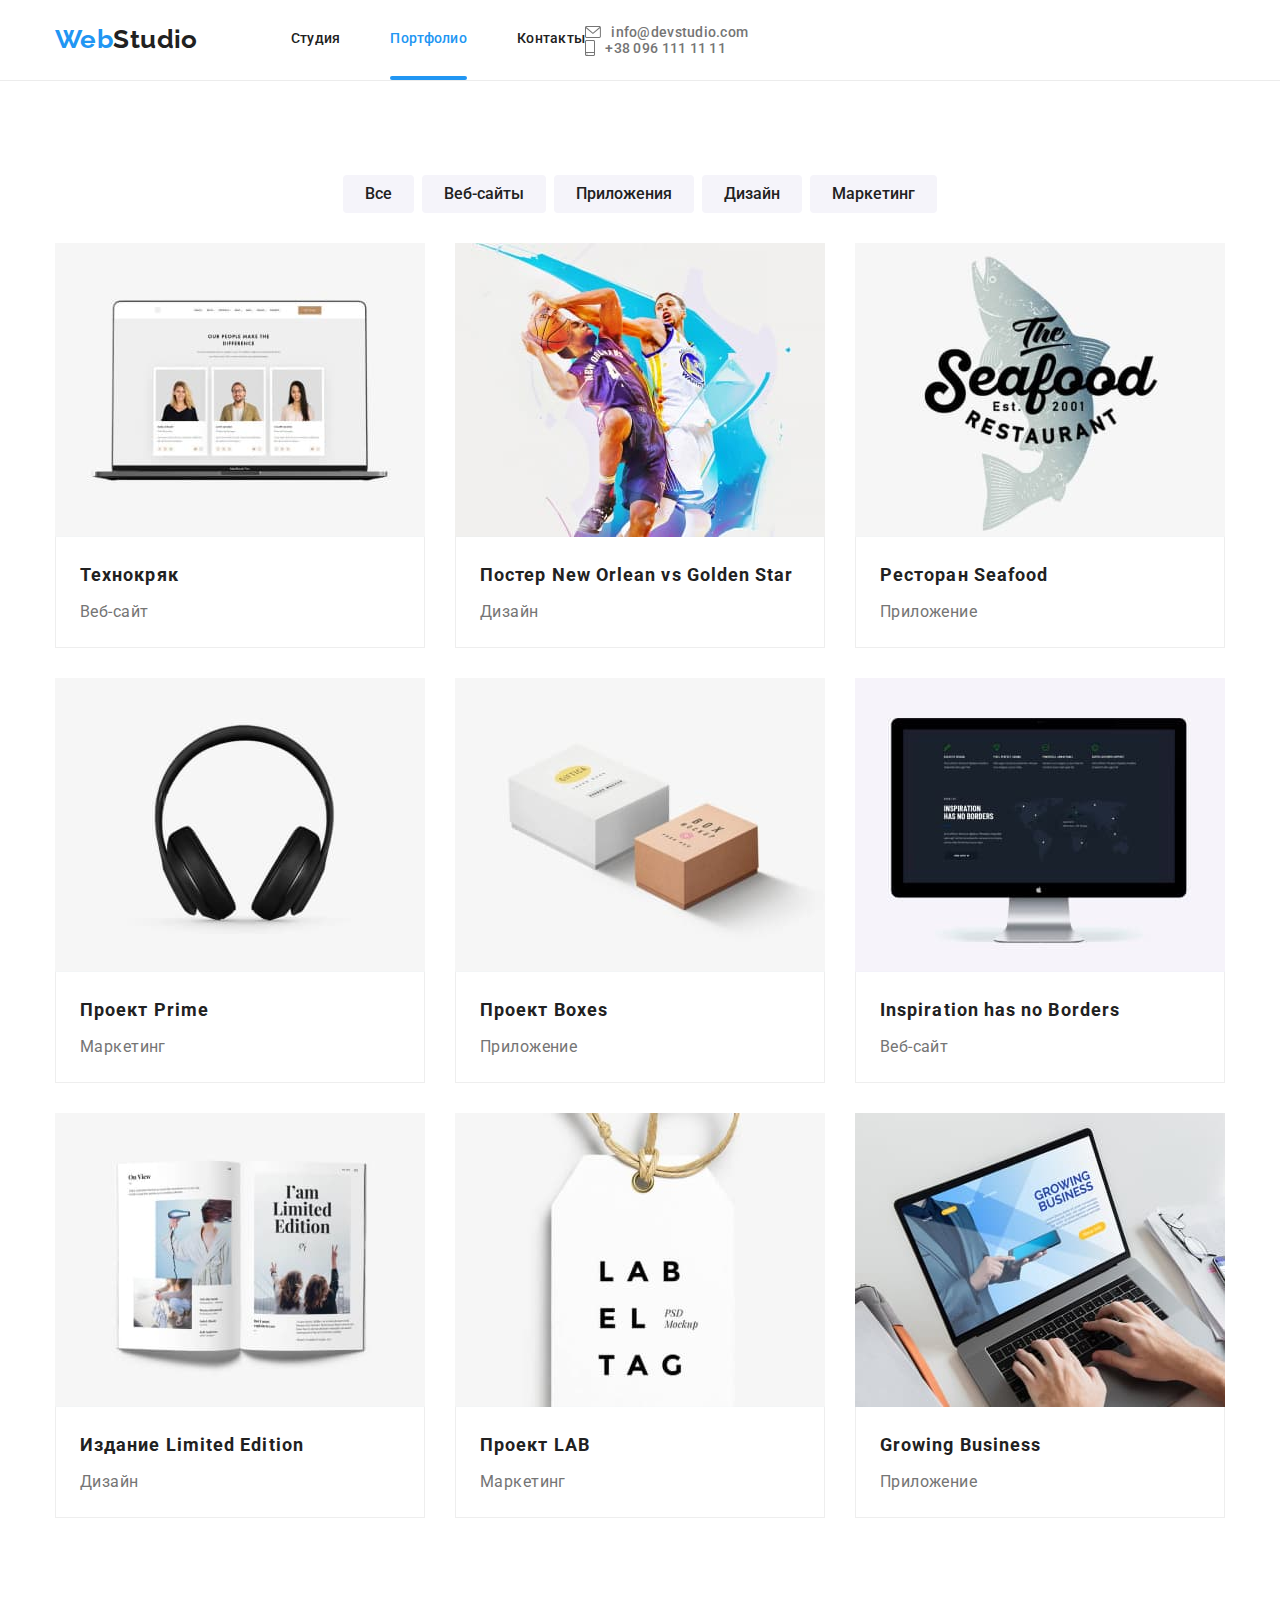
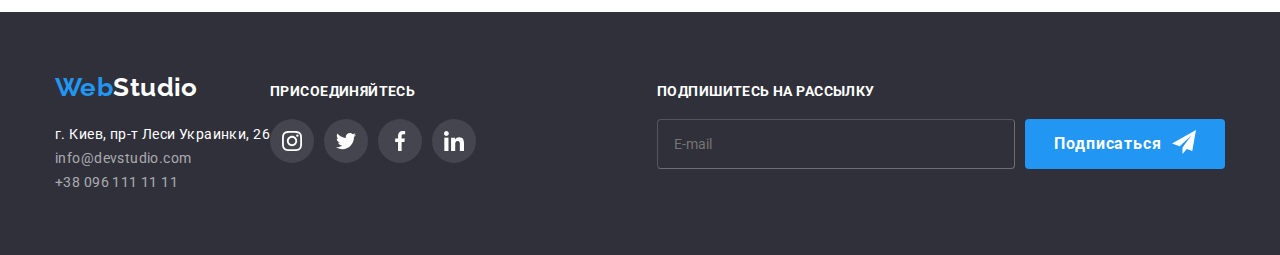
<file: portfolio.html>
<!DOCTYPE html>
<html lang="ru">
<head>
    <meta charset="UTF-8">
    <meta http-equiv="X-UA-Compatible" content="IE=edge">
    <meta name="viewport" content="width=device-width, initial-scale=1.0">
    <title>portfolio</title>
    <link href="https://fonts.googleapis.com/css2?family=Raleway:wght@700&family=Roboto:wght@400;500;700;900&display=swap"
        rel="stylesheet">
    <link rel="stylesheet" href="./css/main.min.css">
</head>
<body>
    <!--шапка-->
    <header class="header">
        <div class="container header__nav">
            <a href="./index.html" class="header__logo">Web<span class="header__logo--second-color">Studio</span></a>
            <button type="button" class="menu__button is-open" aria-expanded="false" aria-controls="menu-container"
                data-menu-button>
                <svg class="header__menu-icon" width="40" height="40" aria-label="Переключатель мобильного меню">
                    <use class="icon-cross__header" href="./image/symbol-defs.svg#icon-cross"></use>
                    <use class="icon-menu" href="./image/symbol-defs.svg#icon-menu"></use>
                </svg>
            </button>
    
            <div class="menu__container" data-menu>
                <nav class="">
    
                    <ul class="nav">
                        <li>
                            <a href="./index.html" class="nav__link">Студия</a>
                        </li>
                        <li>
                            <a href="./portfolio.html" class="nav__link nav__link--current">Портфолио</a>
                        </li>
                        <li>
                            <a href="" class="nav__link">Контакты</a>
                        </li>
                    </ul>
                </nav>
                <div class="header__contacts">
                    <ul class="contacts--position">
                        <li>
    
                            <a href="mailto:info@devstudio.com" class="header__contact header__contact--mail"><svg
                                    class="header__mail-icon">
                                    <use class="" href="./image/symbol-defs.svg#icon-letter">
                                    </use>
                                </svg>info@devstudio.com</a>
                        </li>
                        <li class="header__contacts--margin">
                            <a href="tel:+380961111111" class="header__contact header__contact--phone  "><svg
                                    class="header__phone-icon">
                                    <use href="./image/symbol-defs.svg#icon-smartphone">
                                    </use>
                                </svg>+38 096 111 11 11</a>
                        </li>
                    </ul>
                    <ul class="nav__social">
                        <li><a href="https://www.instagram.com" class="header__social">Instagram</a> </li>
                        <li class="nav__social--line">|</li>
                        <li><a href="https://www.twitter.com" class="header__social">Twitter</a> </li>
                        <li class="nav__social--line">|</li>
                        <li><a href="https://www.facebook.com" class="header__social">Facebook</a> </li>
                        <li class="nav__social--line">|</li>
                        <li><a href="https://www.linkedin.com" class="header__social">Linkedin</a> </li>
    
                    </ul>
                </div>
            </div>
        </div>
    </header>
   <!-- main -->
    <main>
        

       <!-- filters -->
<section class="section">
<div class="container">    
    <h1 class="visualy-hidden">Фильтр</h1>
    <ul class="filter__buttons--position">
        <li>
<button type="button" class="filter__button">Все</button>
        </li>
        <li>
<button type="button" class="filter__button">Веб-сайты</button>
        </li>
        <li>
<button type="button" class="filter__button">Приложения</button>
        </li>
        <li>
<button type="button" class="filter__button">Дизайн</button>
        </li>
        <li>
<button type="button" class="filter__button">Маркетинг</button>
        </li>        
    </ul>
   
 
   <!-- projects -->

      <ul class="projects">
          <li class="projects__item">
<a class="projects__link" href="">
    <div class="projects__image">
    <picture>
        <source srcset="./image/portolio480_1.jpg 1x, ./image/portolio480_1@2x.jpg 2x" media="(max-width:767px)">
        <source srcset="./image/portolio768_1.jpg 1x, ./image/portolio768_1@2x.jpg 2x" media="(min-width:768px) and (max-width:1199px)">
        <source srcset="./image/portolio1200_1.jpg 1x, ./image/portolio1200_1@2x.jpg 2x" media="(min-width:1200px)">
        <img srcset="./image/portolio480_1.jpg 480w, ./image/portolio480_1@2x.jpg 960w" src="./image/portolio480_1.jpg"
            alt="Технокряк">
    </picture>
<p class="projects__text">Ресурс предлагает комплексные предложения с разным уровнем функционала и сервисов. Все это позволит посетителю получить
исчерпывающие сведения о компании или частном лице.</p>
</div>
    <div class="projects__card">
 <h2 class="projects__heading">Технокряк</h2>
<p class="projects__type">Веб-сайт</p>   
</div></a>
</li>

<li class="projects__item">
<a class="projects__link" href="">
    <div class="projects__image">
    <picture>
        <source srcset="./image/portolio480_2.jpg 1x, ./image/portolio480_2@2x.jpg 2x" media="(max-width:767px)">
        <source srcset="./image/portolio768_2.jpg 1x, ./image/portolio768_2@2x.jpg 2x" media="(min-width:768px) and (max-width:1199px)">
        <source srcset="./image/portolio1200_2.jpg 1x, ./image/portolio1200_2@2x.jpg 2x" media="(min-width:1200px)">
        <img srcset="./image/portolio480_2.jpg 480w, ./image/portolio480_2@2x.jpg 960w" src="./image/portolio480_2.jpg"
            alt="Постер New Orlean vs Golden Star">
    </picture>
        <p class="projects__text">Ресурс предлагает комплексные предложения с разным уровнем функционала и сервисов.
            Все это позволит посетителю получить
            исчерпывающие сведения о компании или частном лице.</p>
    </div>
<div class="projects__card">
    <h2 class="projects__heading">Постер New Orlean vs Golden Star</h2>
    <p class="projects__type">Дизайн</p>
</div></a>

          </li>         
           <li class="projects__item">
<a class="projects__link" href="">
    <div class="projects__image">
        <picture>
            <source srcset="./image/portolio480_3.jpg 1x, ./image/portolio480_3@2x.jpg 2x" media="(max-width:767px)">
            <source srcset="./image/portolio768_3.jpg 1x, ./image/portolio768_3@2x.jpg 2x"
                media="(min-width:768px) and (max-width:1199px)">
            <source srcset="./image/portolio1200_3.jpg 1x, ./image/portolio1200_3@2x.jpg 2x" media="(min-width:1200px)">
            <img srcset="./image/portolio480_3.jpg 480w, ./image/portolio480_3@2x.jpg 960w" src="./image/portolio480_3.jpg"
                alt="Ресторан Seafood">
        </picture>
        <p class="projects__text">Ресурс предлагает комплексные предложения с разным уровнем функционала и сервисов.
            Все это позволит посетителю получить
            исчерпывающие сведения о компании или частном лице.</p>
    </div><div class="projects__card">
    <h2 class="projects__heading">Ресторан Seafood</h2>
    <p class="projects__type">Приложение</p>
</div></a>

          </li>
          <li class="projects__item">
<a class="projects__link" href="">
    <div class="projects__image">
        <picture>
            <source srcset="./image/portolio480_4.jpg 1x, ./image/portolio480_4@2x.jpg 2x" media="(max-width:767px)">
            <source srcset="./image/portolio768_4.jpg 1x, ./image/portolio768_4@2x.jpg 2x"
                media="(min-width:768px) and (max-width:1199px)">
            <source srcset="./image/portolio1200_4.jpg 1x, ./image/portolio1200_4@2x.jpg 2x" media="(min-width:1200px)">
            <img srcset="./image/portolio480_4.jpg 480w, ./image/portolio480_4@2x.jpg 960w" src="./image/portolio480_4.jpg"
                alt="Проект Prime">
        </picture>
        <p class="projects__text">Ресурс предлагает комплексные предложения с разным уровнем функционала и сервисов.
            Все это позволит посетителю получить
            исчерпывающие сведения о компании или частном лице.</p>
    </div><div class="projects__card">
    <h2 class="projects__heading">Проект Prime</h2>
    <p class="projects__type">Маркетинг</p>
</div></a>

          </li>
          <li class="projects__item">
<a class="projects__link" href="">
    <div class="projects__image">
        <picture>
            <source srcset="./image/portolio480_5.jpg 1x, ./image/portolio480_5@2x.jpg 2x" media="(max-width:767px)">
            <source srcset="./image/portolio768_5.jpg 1x, ./image/portolio768_5@2x.jpg 2x"
                media="(min-width:768px) and (max-width:1199px)">
            <source srcset="./image/portolio1200_5.jpg 1x, ./image/portolio1200_5@2x.jpg 2x" media="(min-width:1200px)">
            <img srcset="./image/portolio480_5.jpg 480w, ./image/portolio480_5@2x.jpg 960w" src="./image/portolio480_5.jpg"
                alt="Проект Boxes">
        </picture>
        <p class="projects__text">Ресурс предлагает комплексные предложения с разным уровнем функционала и сервисов.
            Все это позволит посетителю получить
            исчерпывающие сведения о компании или частном лице.</p>
    </div><div class="projects__card">
    <h2 class="projects__heading">Проект Boxes</h2>
    <p class="projects__type">Приложение</p>
</div></a>

          </li>
          <li class="projects__item">
<a class="projects__link" href="">
    <div class="projects__image">
        <picture>
            <source srcset="./image/portolio480_6.jpg 1x, ./image/portolio480_6@2x.jpg 2x" media="(max-width:767px)">
            <source srcset="./image/portolio768_6.jpg 1x, ./image/portolio768_6@2x.jpg 2x"
                media="(min-width:768px) and (max-width:1199px)">
            <source srcset="./image/portolio1200_6.jpg 1x, ./image/portolio1200_6@2x.jpg 2x" media="(min-width:1200px)">
            <img srcset="./image/portolio480_6.jpg 480w, ./image/portolio480_6@2x.jpg 960w" src="./image/portolio480_6.jpg"
                alt="Inspiration has no Borders">
        </picture>
        <p class="projects__text">Ресурс предлагает комплексные предложения с разным уровнем функционала и сервисов.
            Все это позволит посетителю получить
            исчерпывающие сведения о компании или частном лице.</p>
    </div><div class="projects__card">
    <h2 class="projects__heading">Inspiration has no Borders</h2>
    <p class="projects__type">Веб-сайт</p>
</div></a>

          </li>
          <li class="projects__item">
<a class="projects__link" href="">
    <div class="projects__image">
        <picture>
            <source srcset="./image/portolio480_7.jpg 1x, ./image/portolio480_7@2x.jpg 2x" media="(max-width:767px)">
            <source srcset="./image/portolio768_7.jpg 1x, ./image/portolio768_7@2x.jpg 2x"
                media="(min-width:768px) and (max-width:1199px)">
            <source srcset="./image/portolio1200_7.jpg 1x, ./image/portolio1200_7@2x.jpg 2x" media="(min-width:1200px)">
            <img srcset="./image/portolio480_7.jpg 480w, ./image/portolio480_7@2x.jpg 960w" src="./image/portolio480_7.jpg"
                alt="Издание Limited Edition">
        </picture>
        <p class="projects__text">Ресурс предлагает комплексные предложения с разным уровнем функционала и сервисов.
            Все это позволит посетителю получить
            исчерпывающие сведения о компании или частном лице.</p>
    </div><div class="projects__card">
    <h2 class="projects__heading">Издание Limited Edition</h2>
    <p class="projects__type">Дизайн</p>
</div></a>

          </li>
          <li class="projects__item">
<a class="projects__link" href="">
    <div class="projects__image">
        <picture>
            <source srcset="./image/portolio480_8.jpg 1x, ./image/portolio480_8@2x.jpg 2x" media="(max-width:767px)">
            <source srcset="./image/portolio768_8.jpg 1x, ./image/portolio768_8@2x.jpg 2x"
                media="(min-width:768px) and (max-width:1199px)">
            <source srcset="./image/portolio1200_8.jpg 1x, ./image/portolio1200_8@2x.jpg 2x" media="(min-width:1200px)">
            <img srcset="./image/portolio480_8.jpg 480w, ./image/portolio480_8@2x.jpg 960w" src="./image/portolio480_8.jpg"
                alt="Проект LAB">
        </picture>
        <p class="projects__text">Ресурс предлагает комплексные предложения с разным уровнем функционала и сервисов.
            Все это позволит посетителю получить
            исчерпывающие сведения о компании или частном лице.</p>
    </div><div class="projects__card">
    <h2 class="projects__heading">Проект LAB</h2>
    <p class="projects__type">Маркетинг</p>
</div></a>

          </li>
          <li class="projects__item">
<a class="projects__link" href="">
    <div class="projects__image">
        <picture>
            <source srcset="./image/portolio480_9.jpg 1x, ./image/portolio480_9@2x.jpg 2x" media="(max-width:767px)">
            <source srcset="./image/portolio768_9.jpg 1x, ./image/portolio768_9@2x.jpg 2x"
                media="(min-width:768px) and (max-width:1199px)">
            <source srcset="./image/portolio1200_9.jpg 1x, ./image/portolio1200_9@2x.jpg 2x" media="(min-width:1200px)">
            <img srcset="./image/portolio480_9.jpg 480w, ./image/portolio480_9@2x.jpg 960w" src="./image/portolio480_9.jpg"
                alt="Веб-сайт">
        </picture>
        <p class="projects__text">Ресурс предлагает комплексные предложения с разным уровнем функционала и сервисов.
            Все это позволит посетителю получить
            исчерпывающие сведения о компании или частном лице.</p>
    </div><div class="projects__card">
    <h2 class="projects__heading">Growing Business</h2>
    <p class="projects__type">Приложение</p>
</div></a>

          </li>
      </ul>
    </div>
    </section>
    
    </main>

    <!-- footer -->
    <footer class="footer">
        <div class="container footer--align">
            <div class="footer__address--margin">
                <a href="./index.html" class="footer__logo">Web<span class="footer__logo--second-color">Studio</span></a>
                <address class="footer__address">
                    <ul class="footer__address--align">
                        <li>
                            г. Киев, пр-т Леси Украинки, 26
                        </li>
                        <li>
                            <a href="mailto:info@devstudio.com" class="footer__contacts--color">info@devstudio.com</a>
                        </li>
                        <li>
                            <a href="tel:+380961111111" class="footer__contacts--color">+38 096 111 11 11</a>
                        </li>
                    </ul>
                </address>
            </div>
    
            <div class="footer__headings--position">
                <p class="footer__headings">присоединяйтесь</p>
                <ul class="footer__social-links--position">
    
                    <li>
                        <a href="https://www.instagram.com"> <svg class="footer__icon">
                                <use href="./image/symbol-defs.svg#icon-instagram">
                                </use>
                            </svg></a>
                    </li>
                    <li>
                        <a href="https://twitter.com"> <svg class="footer__icon">
                                <use href="./image/symbol-defs.svg#icon-twitter">
                                </use>
                            </svg></a>
    
                    </li>
                    <li>
                        <a href="https://www.facebook.com"> <svg class="footer__icon">
                                <use href="./image/symbol-defs.svg#icon-facebook">
                                </use>
                            </svg></a>
    
                    </li>
                    <li>
                        <a href="https://www.linkedin.com"><svg class="footer__icon">
                                <use href="./image/symbol-defs.svg#icon-linkedin">
                                </use>
                            </svg></a>
    
                    </li>
                </ul>
    
            </div>
    
            <!-- mailing list -->
    
            <form class="mailing-list--position" autocomplete="on">
                <p class="footer__headings">Подпишитесь на рассылку</p>
                <label for="email"></label>
                <div class="mailing-list__button--position">
                    <input class="mailing-list__input" type="email" name="email" placeholder="E-mail">
                    <button class="mailing-list__button">Подписаться
                        <span class="mailing-list__icon">
                            <svg width="24" height="24" class="">
                                <use class="" href="./image/symbol-defs.svg#icon-paper-plane">
                                </use>
                            </svg>
                        </span>
                    </button>
                </div>
            </form>
        </div>
    </footer>
    <script src="./js/mobile-menu.js"></script>
</body>
</html>
</file>
<file: css/main.min.css>
/*! modern-normalize v1.1.0 | MIT License | https://github.com/sindresorhus/modern-normalize */*,::before,::after{-webkit-box-sizing:border-box;box-sizing:border-box}html{line-height:1.15;-webkit-text-size-adjust:100%;-moz-tab-size:4;-o-tab-size:4;tab-size:4}body{margin:0;font-family:system-ui,-apple-system,"Segoe UI",Roboto,Helvetica,Arial,sans-serif,"Apple Color Emoji","Segoe UI Emoji"}hr{height:0;color:inherit}abbr[title]{-webkit-text-decoration:underline dotted;text-decoration:underline dotted}b,strong{font-weight:bolder}code,kbd,samp,pre{font-family:ui-monospace,SFMono-Regular,Consolas,"Liberation Mono",Menlo,monospace;font-size:1em}small{font-size:80%}sub,sup{font-size:75%;line-height:0;position:relative;vertical-align:baseline}sub{bottom:-0.25em}sup{top:-0.5em}table{text-indent:0;border-color:inherit}button,input,optgroup,select,textarea{font-family:inherit;font-size:100%;line-height:1.15;margin:0}button,select{text-transform:none}button,[type=button],[type=reset],[type=submit]{-webkit-appearance:button}::-moz-focus-inner{border-style:none;padding:0}:-moz-focusring{outline:1px dotted ButtonText}:-moz-ui-invalid{box-shadow:none}legend{padding:0}progress{vertical-align:baseline}::-webkit-inner-spin-button,::-webkit-outer-spin-button{height:auto}[type=search]{-webkit-appearance:textfield;outline-offset:-2px}::-webkit-search-decoration{-webkit-appearance:none}::-webkit-file-upload-button{-webkit-appearance:button;font:inherit}summary{display:list-item}body{background-color:#fff;color:#757575;font-family:Roboto,sans-serif;font-size:14px;letter-spacing:.03em}h1,h2,h3,p{margin:0}ul{padding:0;margin:0;list-style:none}a{text-decoration:none}img{display:block;max-width:100%}button{cursor:pointer}.container{margin-left:auto;margin-right:auto;padding-left:15px;padding-right:15px}.section{padding-top:60px;padding-bottom:60px}.heading{color:#212121;font-weight:700;font-size:36px;line-height:42px;text-align:center;margin:0;margin-bottom:50px}.visualy-hidden{position:absolute;width:1px;height:1px;margin:-1px;border:0;padding:0;white-space:nowrap;-webkit-clip-path:inset(100%);clip-path:inset(100%);clip:rect(0 0 0 0);overflow:hidden}@media screen and (max-width: 767px){.container{max-width:480px}}@media screen and (min-width: 768px)and (max-width: 1199px){.container{width:768px}}@media screen and (min-width: 1200px){.section{padding-top:94px;padding-bottom:94px}.container{width:1200px}}.header{border-bottom:1px solid #ececec}.header__logo{display:inline-block;padding-top:24px;padding-bottom:25px;color:#2196f3;font-family:"Raleway";font-weight:700;font-size:24px;line-height:1.2}.menu__button{display:none}.nav__social{display:none}.header__logo--second-color{color:#212121}.header__nav{display:-webkit-box;display:-ms-flexbox;display:flex}.nav__link{color:#212121;font-weight:500;letter-spacing:.02em;-webkit-transition:color 250ms cubic-bezier(0.4, 0, 0.2, 1);transition:color 250ms cubic-bezier(0.4, 0, 0.2, 1)}.nav__link:hover,.nav__link:focus{color:#2196f3}.nav__link--current{color:#2196f3}.header__contact{fill:#757575;color:#757575;font-weight:500;font-size:12px;letter-spacing:.02em;-webkit-transition:250ms cubic-bezier(0.4, 0, 0.2, 1);transition:250ms cubic-bezier(0.4, 0, 0.2, 1)}.header__contact:hover,.header__contact:focus{color:#2196f3;fill:#2196f3}.header__mail-icon{width:16px;height:12px;margin-right:10px}.header__phone-icon{width:10px;height:16px;margin-right:10px}@media screen and (max-width: 767px){.menu__button{display:-webkit-box;display:-ms-flexbox;display:flex;position:absolute;z-index:2;right:0;margin-right:15px;margin-top:10px;margin-left:auto;padding:0;-webkit-box-pack:center;-ms-flex-pack:center;justify-content:center;border:none;background-color:rgba(0,0,0,0)}.menu__button .icon-cross__header{display:-webkit-box;display:-ms-flexbox;display:flex}.menu__button .icon-menu{display:none}.menu__button.is-open .icon-cross__header{display:none}.menu__button.is-open .icon-menu{display:-webkit-box;display:-ms-flexbox;display:flex}.menu__button:active{fill:#2196f3}.menu__container{display:none}.menu__container.is-open{display:-webkit-box;display:-ms-flexbox;display:flex;position:fixed;z-index:1;top:0;left:0;width:100%;height:100%;-webkit-box-orient:vertical;-webkit-box-direction:normal;-ms-flex-direction:column;flex-direction:column;height:100%;padding:48px 40px;background-color:#fff}.nav__link{font-size:40px}.nav>li:not(:last-of-type){margin-bottom:32px}.header__social{font-size:18px;line-height:1.22;letter-spacing:.02em;color:#2196f3}.nav__social{display:-webkit-box;display:-ms-flexbox;display:flex;-ms-flex-wrap:wrap;flex-wrap:wrap;margin-top:64px}.nav__social>li:not(:last-of-type){margin-right:10px}.nav__social--line{color:rgba(33,33,33,.2);line-height:22px}.header__contacts{margin-top:auto}.header__contacts--position{display:-webkit-box;display:-ms-flexbox;display:flex;-webkit-box-orient:vertical;-webkit-box-direction:reverse;-ms-flex-direction:column-reverse;flex-direction:column-reverse}.header__contacts--margin{margin-bottom:32px}.header__contact--phone{font-size:34px;line-height:1.18;letter-spacing:.02em;color:#2196f3}.header__contact--mail{margin-bottom:32px;font-size:24px;line-height:1.17}.header__phone-icon,.header__mail-icon{display:none}}@media screen and (min-width: 768px){.nav{display:-webkit-box;display:-ms-flexbox;display:flex;margin-left:88px}.nav>li:not(:last-of-type){margin-right:50px}.menu__container{display:-webkit-box;display:-ms-flexbox;display:flex;-webkit-box-align:center;-ms-flex-align:center;align-items:center}.nav__link{display:-webkit-box;display:-ms-flexbox;display:flex;-webkit-transition:color 250ms cubic-bezier(0.4, 0, 0.2, 1);transition:color 250ms cubic-bezier(0.4, 0, 0.2, 1)}.nav__link:hover,.nav__link:focus{color:#2196f3}.nav__link--current{display:block;color:#2196f3}.nav__link--current::after{position:relative;content:"";display:block;width:100%;height:4px;border-radius:4px;background-color:#2196f3;-webkit-transform:translateY(30px);transform:translateY(30px)}.header__contacts{display:-webkit-box;display:-ms-flexbox;display:flex;-webkit-box-align:center;-ms-flex-align:center;align-items:center}.header__contacts--position{display:-webkit-box;display:-ms-flexbox;display:flex;-webkit-box-orient:vertical;-webkit-box-direction:normal;-ms-flex-direction:column;flex-direction:column;margin-left:84px}.header__contact{display:-webkit-box;display:-ms-flexbox;display:flex;-webkit-box-align:center;-ms-flex-align:center;align-items:center}.header__contact--mail{margin-bottom:10px}}@media screen and (min-width: 1200px){.header__logo{font-size:26px}.nav{display:-webkit-box;display:-ms-flexbox;display:flex;margin-left:93px}.header__contacts--position{-webkit-box-orient:horizontal;-webkit-box-direction:normal;-ms-flex-direction:row;flex-direction:row;margin-left:305px}.header__contact{font-size:14px}.header__contact--mail{margin-right:30px;margin-bottom:0}}.hero__heading{margin:auto;color:#fff;max-width:360px;font-weight:900;font-size:26px;line-height:1.36;text-align:center;letter-spacing:.06em;text-transform:uppercase}.hero{max-width:1600px;padding-top:118px;padding-bottom:118px;margin-left:auto;margin-right:auto;background-size:cover;background-repeat:no-repeat;text-align:center}.hero__button{width:-webkit-max-content;width:-moz-max-content;width:max-content;margin-top:30px;padding:10px 32px 10px 32px;border:none;border-radius:4px;background-color:#2196f3;color:#fff;font-family:inherit;font-weight:700;font-size:16px;line-height:1.88;letter-spacing:.06em;-webkit-transition:250ms cubic-bezier(0.4, 0, 0.2, 1);transition:250ms cubic-bezier(0.4, 0, 0.2, 1)}.hero__button:active{background-color:#188ce8}@media screen and (max-width: 767px){.hero{background-image:-webkit-gradient(linear, left top, right top, from(rgba(47, 48, 58, 0.4)), to(rgba(47, 48, 58, 0.4))),url(../image/header_480.png);background-image:linear-gradient(to right, rgba(47, 48, 58, 0.4), rgba(47, 48, 58, 0.4)),url(../image/header_480.png)}}@media screen and (max-width: 767px)and (min-device-pixel-ratio: 2),screen and (max-width: 767px)and (-webkit-min-device-pixel-ratio: 2),screen and (max-width: 767px)and (min-resolution: 192dpi),screen and (max-width: 767px)and (min-resolution: 2dppx){.hero{background-image:-webkit-gradient(linear, left top, right top, from(rgba(47, 48, 58, 0.4)), to(rgba(47, 48, 58, 0.4))),url(../image/header_480@2x.png);background-image:linear-gradient(to right, rgba(47, 48, 58, 0.4), rgba(47, 48, 58, 0.4)),url(../image/header_480@2x.png)}}@media screen and (min-width: 768px)and (max-width: 1199px){.hero{background-image:-webkit-gradient(linear, left top, right top, from(rgba(47, 48, 58, 0.4)), to(rgba(47, 48, 58, 0.4))),url(../image/header_768.png);background-image:linear-gradient(to right, rgba(47, 48, 58, 0.4), rgba(47, 48, 58, 0.4)),url(../image/header_768.png)}}@media screen and (min-width: 768px)and (max-width: 1199px)and (min-device-pixel-ratio: 2),screen and (min-width: 768px)and (max-width: 1199px)and (-webkit-min-device-pixel-ratio: 2),screen and (min-width: 768px)and (max-width: 1199px)and (min-resolution: 192dpi),screen and (min-width: 768px)and (max-width: 1199px)and (min-resolution: 2dppx){.hero{background-image:-webkit-gradient(linear, left top, right top, from(rgba(47, 48, 58, 0.4)), to(rgba(47, 48, 58, 0.4))),url(../image/header_768@2x.png);background-image:linear-gradient(to right, rgba(47, 48, 58, 0.4), rgba(47, 48, 58, 0.4)),url(../image/header_768@2x.png)}}@media screen and (min-width: 1200px){.hero{background-image:-webkit-gradient(linear, left top, right top, from(rgba(47, 48, 58, 0.4)), to(rgba(47, 48, 58, 0.4))),url(../image/header_1200.png);background-image:linear-gradient(to right, rgba(47, 48, 58, 0.4), rgba(47, 48, 58, 0.4)),url(../image/header_1200.png)}.hero__heading{max-width:696px;font-size:44px}}@media screen and (min-width: 1200px)and (min-device-pixel-ratio: 2),screen and (min-width: 1200px)and (-webkit-min-device-pixel-ratio: 2),screen and (min-width: 1200px)and (min-resolution: 192dpi),screen and (min-width: 1200px)and (min-resolution: 2dppx){.hero{background-image:-webkit-gradient(linear, left top, right top, from(rgba(47, 48, 58, 0.4)), to(rgba(47, 48, 58, 0.4))),url(../image/header_1200@2x.png);background-image:linear-gradient(to right, rgba(47, 48, 58, 0.4), rgba(47, 48, 58, 0.4)),url(../image/header_1200@2x.png)}}.benefits__icons{display:-webkit-box;display:-ms-flexbox;display:flex;-webkit-box-align:center;-ms-flex-align:center;align-items:center;-webkit-box-pack:center;-ms-flex-pack:center;justify-content:center;margin-bottom:30px;padding-top:25px;padding-bottom:25px;border-radius:4px;background-color:#f5f4fa}.benefits__icons--size{display:-webkit-box;display:-ms-flexbox;display:flex;width:70px;height:70px}.benefits__heading{margin-bottom:10px;text-transform:uppercase;color:#212121;font-size:14px}.benefits__paragraph{line-height:1.71}@media screen and (max-width: 767px){.benefits>li:not(:last-of-type){margin-bottom:30px}}@media screen and (min-width: 768px)and (max-width: 1199px){.benefits{display:-webkit-box;display:-ms-flexbox;display:flex;-ms-flex-wrap:wrap;flex-wrap:wrap;margin-left:-15px;margin-right:-15px;margin-bottom:-30px}.benefits--margin{width:calc(50% - 30px);margin-left:15px;margin-right:15px;margin-bottom:30px}}@media screen and (min-width: 1200px){.benefits{display:-webkit-box;display:-ms-flexbox;display:flex}.benefits--margin:not(:last-child){margin-right:30px}}@media screen and (max-width: 1199px){.whatwedo--padding{display:none}}.whatwedo{display:-webkit-box;display:-ms-flexbox;display:flex}.whatwedo--padding{padding-top:0}.whatwedo__image{position:relative}.whatwedo__image:not(:last-child){margin-right:30px}.whatwedo__text{display:-webkit-box;display:-ms-flexbox;display:flex;position:absolute;bottom:0;width:100%;height:70px;-webkit-box-align:center;-ms-flex-align:center;align-items:center;-webkit-box-pack:center;-ms-flex-pack:center;justify-content:center;font-weight:700;text-transform:uppercase;color:#fff;background-color:rgba(47,48,58,.8)}.team--background{background-color:#f5f4fa}.team__card{padding-top:30px;padding-bottom:30px;background-color:#fff;-webkit-box-shadow:0px 1px 3px rgba(0,0,0,.12),0px 1px 1px rgba(0,0,0,.14),0px 2px 1px rgba(0,0,0,.2);box-shadow:0px 1px 3px rgba(0,0,0,.12),0px 1px 1px rgba(0,0,0,.14),0px 2px 1px rgba(0,0,0,.2);border-radius:0px 0px 4px 4px}.team__heading{margin-bottom:10px;color:#212121;font-weight:500;font-size:16px;line-height:1.19;text-align:center}.team__paragraph{color:#757575;font-size:16px;line-height:1.19;text-align:center}.team__social-links{display:-webkit-box;display:-ms-flexbox;display:flex;margin-top:16px;-webkit-box-pack:center;-ms-flex-pack:center;justify-content:center}.team__social-links>li:not(:last-child){margin-right:10px}.team__social-icons{height:44px;width:44px;padding:12px;fill:#afb1b8;-webkit-transition:250ms cubic-bezier(0.4, 0, 0.2, 1);transition:250ms cubic-bezier(0.4, 0, 0.2, 1)}.team__social-icons:hover,.team__social-icons:focus{border-radius:50%;overflow:visible;fill:#fff;background-color:#2196f3}@media screen and (max-width: 767px){.team{display:-webkit-box;display:-ms-flexbox;display:flex;-webkit-box-orient:vertical;-webkit-box-direction:normal;-ms-flex-direction:column;flex-direction:column;-webkit-box-align:center;-ms-flex-align:center;align-items:center}.team__social-links{display:-webkit-box;display:-ms-flexbox;display:flex;-webkit-box-pack:center;-ms-flex-pack:center;justify-content:center}.team>li:not(:last-of-type){margin-bottom:30px}}@media screen and (min-width: 768px)and (max-width: 1199px){.team{display:-webkit-box;display:-ms-flexbox;display:flex;-ms-flex-wrap:wrap;flex-wrap:wrap;margin-left:-15px;margin-right:-15px;margin-bottom:-30px}.team--margin{width:calc(50% - 30px);margin-left:15px;margin-right:15px;margin-bottom:30px}}@media screen and (min-width: 1200px){.team{display:-webkit-box;display:-ms-flexbox;display:flex}.team__card{width:270px}.team--margin:not(:last-of-type){margin-right:30px}}.clients__list{display:-webkit-box;display:-ms-flexbox;display:flex}.client__link{display:-webkit-box;display:-ms-flexbox;display:flex;height:92px;border:1px solid #afb1b8;border-radius:4px;-webkit-box-align:center;-ms-flex-align:center;align-items:center;-webkit-box-pack:center;-ms-flex-pack:center;justify-content:center;-webkit-transition:border-color 250ms cubic-bezier(0.4, 0, 0.2, 1);transition:border-color 250ms cubic-bezier(0.4, 0, 0.2, 1)}.client__link:hover,.client__link:focus{border-color:#2196f3}.client__link:hover>.client__icon,.client__link:focus>.client__icon{fill:#2196f3}.client__icon{display:block;width:106px;fill:#afb1b8;-webkit-transition:fill 250ms cubic-bezier(0.4, 0, 0.2, 1);transition:fill 250ms cubic-bezier(0.4, 0, 0.2, 1)}@media screen and (max-width: 767px){.clients__list{-ms-flex-wrap:wrap;flex-wrap:wrap;-webkit-box-pack:center;-ms-flex-pack:center;justify-content:center;margin-left:-30px;margin-bottom:-30px}.client__link{width:calc(50% - 30px);margin-left:30px;margin-bottom:30px}}@media screen and (min-width: 768px)and (max-width: 1199px){.clients__list{-ms-flex-wrap:wrap;flex-wrap:wrap;-webkit-box-pack:center;-ms-flex-pack:center;justify-content:center;margin-right:-30px;margin-bottom:-30px}.client__link{width:calc(33.3333333333% - 30px);margin-right:30px;margin-bottom:30px}}@media screen and (min-width: 1200px){.client__link{width:16.6666666667%}.client__link:not(:last-of-type){margin-right:30px}}.footer{padding-top:60px;padding-bottom:60px;background-color:#2f303a;color:#fff}.footer__logo{display:-webkit-box;display:-ms-flexbox;display:flex;margin-bottom:20px;color:#2196f3;font-family:"Raleway";font-weight:700;font-size:26px;line-height:1.2}.footer__logo--second-color{color:#fff}.footer__address{font-style:inherit;line-height:1.71}.footer__address>li:not(:last-of-type){margin-bottom:8px}.footer__contacts--color{color:rgba(255,255,255,.6)}.footer__headings{margin-bottom:20px;font-weight:700;text-transform:uppercase;color:#fff}.footer__social-links--position{display:-webkit-box;display:-ms-flexbox;display:flex}.footer__social-links--position>li:not(:last-child){margin-right:10px}.footer__icon{width:44px;height:44px;padding:12px;border-radius:50%;overflow:visible;fill:#fff;background-color:rgba(255,255,255,.1);-webkit-transition:background-color 250ms cubic-bezier(0.4, 0, 0.2, 1);transition:background-color 250ms cubic-bezier(0.4, 0, 0.2, 1)}.footer__icon:hover,.footer__icon:focus{background-color:#2196f3}.mailing-list__input{margin-bottom:20px;height:50px;padding:15px 16px;border-width:1px;border-radius:4px;border-color:rgba(255,255,255,.3);background-color:#2f303a;color:rgba(255,255,255,.6)}.mailing-list__button{display:-webkit-box;display:-ms-flexbox;display:flex;width:200px;height:50px;-webkit-box-align:center;-ms-flex-align:center;align-items:center;border-radius:4px;border:none;-webkit-box-pack:center;-ms-flex-pack:center;justify-content:center;text-align:center;font-weight:700;font-size:16px;letter-spacing:.06em;background-color:#2196f3;color:#fff;-webkit-transition:background-color 250ms cubic-bezier(0.4, 0, 0.2, 1);transition:background-color 250ms cubic-bezier(0.4, 0, 0.2, 1)}.mailing-list__button:active{background-color:#188ce8}.mailing-list__icon{display:inline-block;margin-left:10px;fill:#fff}@media screen and (max-width: 767px){.footer--align{display:-webkit-box;display:-ms-flexbox;display:flex;-webkit-box-orient:vertical;-webkit-box-direction:normal;-ms-flex-direction:column;flex-direction:column;-webkit-box-align:center;-ms-flex-align:center;align-items:center}.footer__headings{display:-webkit-box;display:-ms-flexbox;display:flex;-webkit-box-pack:center;-ms-flex-pack:center;justify-content:center}.footer__address--margin{display:-webkit-box;display:-ms-flexbox;display:flex;-webkit-box-orient:vertical;-webkit-box-direction:normal;-ms-flex-direction:column;flex-direction:column;-webkit-box-align:center;-ms-flex-align:center;align-items:center;margin-bottom:60px}.footer__address--align{display:-webkit-box;display:-ms-flexbox;display:flex;-webkit-box-orient:vertical;-webkit-box-direction:normal;-ms-flex-direction:column;flex-direction:column;-webkit-box-align:center;-ms-flex-align:center;align-items:center}.footer__social-links--position{display:-webkit-box;display:-ms-flexbox;display:flex;margin-bottom:60px}.mailing-list--position{-webkit-box-orient:vertical;-webkit-box-direction:normal;-ms-flex-direction:column;flex-direction:column;-webkit-box-align:center;-ms-flex-align:center;align-items:center;width:100%}.mailing-list__input{width:100%}.mailing-list__button--position{display:-webkit-box;display:-ms-flexbox;display:flex;-webkit-box-orient:vertical;-webkit-box-direction:normal;-ms-flex-direction:column;flex-direction:column;-webkit-box-align:center;-ms-flex-align:center;align-items:center}}@media screen and (min-width: 768px){.footer--align{display:-webkit-box;display:-ms-flexbox;display:flex;-ms-flex-wrap:wrap;flex-wrap:wrap;-webkit-box-pack:center;-ms-flex-pack:center;justify-content:center;-webkit-box-align:baseline;-ms-flex-align:baseline;align-items:baseline}.footer__address--margin{display:-webkit-box;display:-ms-flexbox;display:flex;-webkit-box-orient:vertical;-webkit-box-direction:normal;-ms-flex-direction:column;flex-direction:column;-webkit-box-align:center;-ms-flex-align:center;align-items:center;margin-bottom:60px}.footer__address--align{display:-webkit-box;display:-ms-flexbox;display:flex;-webkit-box-orient:vertical;-webkit-box-direction:normal;-ms-flex-direction:column;flex-direction:column;-webkit-box-align:center;-ms-flex-align:center;align-items:center}.footer__social-links{margin-left:165px;-webkit-box-align:center;-ms-flex-align:center;align-items:center}.footer__headings{display:-webkit-box;display:-ms-flexbox;display:flex;-webkit-box-pack:center;-ms-flex-pack:center;justify-content:center}.mailing-list__input{width:450px}.mailing-list__button--position{display:-webkit-box;display:-ms-flexbox;display:flex;-webkit-box-orient:vertical;-webkit-box-direction:normal;-ms-flex-direction:column;flex-direction:column;-webkit-box-align:center;-ms-flex-align:center;align-items:center}}@media screen and (min-width: 1200px){.footer__logo{-webkit-box-align:start;-ms-flex-align:start;align-items:flex-start}.footer__address--margin{margin-bottom:0;-webkit-box-align:start;-ms-flex-align:start;align-items:flex-start}.footer__address--align{-webkit-box-align:start;-ms-flex-align:start;align-items:flex-start}.footer__headings{-webkit-box-pack:start;-ms-flex-pack:start;justify-content:start}.footer__social-links{margin-left:70px}.mailing-list--position{margin-left:auto}.mailing-list__input{width:358px;margin-bottom:0}.mailing-list__button{margin-left:10px}.mailing-list__button--position{-webkit-box-orient:horizontal;-webkit-box-direction:normal;-ms-flex-direction:row;flex-direction:row}}.backdrop{position:fixed;top:0;left:0;width:100%;height:100%;background-color:rgba(0,0,0,.2);-webkit-transition:250ms cubic-bezier(0.4, 0, 0.2, 1);transition:250ms cubic-bezier(0.4, 0, 0.2, 1)}.is-hidden{opacity:0;pointer-events:none;-webkit-transform:scale(1.5);transform:scale(1.5)}.modal{position:absolute;max-width:528px;left:50%;top:50%;-webkit-transform:translate(-50%, -50%);transform:translate(-50%, -50%);background-color:#fff}.modal__exit-button{display:-webkit-box;display:-ms-flexbox;display:flex;position:absolute;top:8px;right:8px;width:30px;height:30px;border-width:1px;border-color:rgba(0,0,0,.1);border-radius:50%;-webkit-box-align:center;-ms-flex-align:center;align-items:center;background-color:#fff;-webkit-transition:250ms cubic-bezier(0.4, 0, 0.2, 1);transition:250ms cubic-bezier(0.4, 0, 0.2, 1)}.modal__exit-button:hover,.modal__exit-button:focus{fill:#2196f3;border-color:#2196f3}.modal__field{display:-webkit-box;display:-ms-flexbox;display:flex;padding:40px;-webkit-box-pack:center;-ms-flex-pack:center;justify-content:center}.modal__heading{display:-webkit-box;display:-ms-flexbox;display:flex;margin-bottom:12px;font-weight:700;font-size:20px;line-height:23px;text-align:center;letter-spacing:.03em;color:#212121}.form__label{display:-webkit-box;display:-ms-flexbox;display:flex;right:auto;font-size:12px}.form__field{position:relative}.form__field:focus-within{fill:#2196f3}.form__field:focus-within>.form__input{border-color:#2196f3}.form__input{margin-top:4px;margin-bottom:10px;width:100%;height:40px;padding-left:40px;border-width:1px;outline:none;border-radius:4px;border-color:rgba(33,33,33,.2);-webkit-transition:250ms cubic-bezier(0.4, 0, 0.2, 1);transition:250ms cubic-bezier(0.4, 0, 0.2, 1)}.form__input-icon{position:absolute;top:50%;left:12px;width:18px;height:18px;-webkit-transform:translateY(-65%);transform:translateY(-65%);-webkit-transition:250ms cubic-bezier(0.4, 0, 0.2, 1);transition:250ms cubic-bezier(0.4, 0, 0.2, 1)}.text-area{display:-webkit-box;display:-ms-flexbox;display:flex;left:auto;right:auto;margin-top:4px;margin-bottom:20px;width:100%;height:120px;padding:12px 16px;border-width:1px;border-radius:4px;outline:none;resize:none;border-color:rgba(33,33,33,.2);font-size:14px}.text-area:focus-within{border-color:#2196f3}.text-area::-webkit-input-placeholder{color:rgba(117,117,117,.5)}.text-area::-moz-placeholder{color:rgba(117,117,117,.5)}.text-area:-ms-input-placeholder{color:rgba(117,117,117,.5)}.text-area::-ms-input-placeholder{color:rgba(117,117,117,.5)}.text-area::placeholder{color:rgba(117,117,117,.5)}.checkbox--margin{display:-webkit-box;display:-ms-flexbox;display:flex}.chek-box__input{position:absolute;display:-webkit-box;display:-ms-flexbox;display:flex;margin:-1px;width:1px;height:1px;padding:0;border:0;overflow:hidden;-webkit-transition:250ms cubic-bezier(0.4, 0, 0.2, 1);transition:250ms cubic-bezier(0.4, 0, 0.2, 1)}.chek-box__text{display:-webkit-box;display:-ms-flexbox;display:flex;-ms-flex-wrap:wrap;flex-wrap:wrap;-webkit-box-align:center;-ms-flex-align:center;align-items:center;font-size:12px;-webkit-transition:250ms cubic-bezier(0.4, 0, 0.2, 1);transition:250ms cubic-bezier(0.4, 0, 0.2, 1)}.chek-box__icon{display:inline-block;margin-right:7px;width:16px;height:15px;border-width:2px;border:2px solid #212121;outline:1px;border-radius:4px;-webkit-transition:250ms cubic-bezier(0.4, 0, 0.2, 1);transition:250ms cubic-bezier(0.4, 0, 0.2, 1)}.chek-box__input:checked+.chek-box__icon{background-image:url(../image/icon-check.svg);background-size:contain;background-origin:border-box;border-color:rgba(0,0,0,0)}.agreement-link{display:-webkit-box;display:-ms-flexbox;display:flex;margin-left:4px;color:#2196f3;text-decoration:underline}.modal__button{display:-webkit-box;display:-ms-flexbox;display:flex;margin-top:30px;margin-left:auto;margin-right:auto;width:200px;height:50px;border:none;border-radius:4px;-webkit-box-pack:center;-ms-flex-pack:center;justify-content:center;-webkit-box-align:center;-ms-flex-align:center;align-items:center;font-weight:700;font-size:16px;line-height:1.88;letter-spacing:.06em;color:#fff;background-color:#2196f3;-webkit-transition:250ms cubic-bezier(0.4, 0, 0.2, 1);transition:250ms cubic-bezier(0.4, 0, 0.2, 1)}.modal__button:active{background-color:#188ce8}@media screen and (max-width: 767px){.modal{width:calc(100% - 30px)}}@media screen and (min-width: 768px)and (max-width: 1199px){.modal{width:450px}}@media screen and (min-width: 1200px){.chek-box__text{font-size:14px}.checkbox--margin{-webkit-box-pack:center;-ms-flex-pack:center;justify-content:center}}.filter__button{width:-webkit-max-content;width:-moz-max-content;width:max-content;padding:6px 22px;border:0;border-radius:4px;font-family:inherit;background-color:#f5f4fa;color:#212121;font-weight:500;font-size:16px;line-height:1.62;text-align:center;-webkit-transition:background-color 250ms cubic-bezier(0.4, 0, 0.2, 1);transition:background-color 250ms cubic-bezier(0.4, 0, 0.2, 1)}.filter__button:hover,.filter__button:focus{background-color:#2196f3;color:#fff}.filter__buttons--position>li:not(:last-of-type){margin-right:8px}.projects{display:-webkit-box;display:-ms-flexbox;display:flex;-ms-flex-wrap:wrap;flex-wrap:wrap}.projects__link{position:relative;display:block;text-decoration:none;-webkit-transition:250ms cubic-bezier(0.4, 0, 0.2, 1);transition:250ms cubic-bezier(0.4, 0, 0.2, 1)}.projects__link:hover,.projects__link:focus{-webkit-box-shadow:0px 4px 4px rgba(0,0,0,.25);box-shadow:0px 4px 4px rgba(0,0,0,.25)}.projects__image{position:relative;overflow:hidden}.projects__text{position:absolute;bottom:0;width:100%;height:100%;padding:63px 24px;background-color:rgba(33,150,243,.9);font-size:18px;line-height:1.56;letter-spacing:.03em;color:#fff;-webkit-transform:translateY(100%);transform:translateY(100%);-webkit-transition:250ms cubic-bezier(0.4, 0, 0.2, 1);transition:250ms cubic-bezier(0.4, 0, 0.2, 1)}.projects__link:hover .projects__text,.projects__link:focus .projects__text{-webkit-transform:translateY(0);transform:translateY(0)}.projects__card{padding-top:20px;padding-left:24px;padding-bottom:20px;border-left:1px solid #eee;border-right:1px solid #eee;border-bottom:1px solid #eee}.projects__heading{margin-bottom:4px;color:#212121;font-weight:700;font-size:18px;line-height:2;letter-spacing:.06em}.projects__type{font-size:16px;line-height:1.88;color:#757575}@media screen and (max-width: 767px){.filter__button{margin-bottom:15px}.filter__buttons--position{display:-webkit-box;display:-ms-flexbox;display:flex;-ms-flex-wrap:wrap;flex-wrap:wrap;-webkit-box-pack:start;-ms-flex-pack:start;justify-content:flex-start;margin-bottom:25px}.projects__item:not(:last-of-type){margin-bottom:30px}}@media screen and (min-width: 768px)and (max-width: 1199px){.filter__buttons--position{display:-webkit-box;display:-ms-flexbox;display:flex;margin-bottom:30px;-webkit-box-pack:center;-ms-flex-pack:center;justify-content:center}.filter__buttons--position>li:not(:last-of-type){margin-right:8px}.projects__item{width:calc(50% - 30px);margin-right:30px;margin-bottom:30px}.projects{margin-right:-30px;margin-bottom:-30px}}@media screen and (min-width: 1200px){.filter__buttons--position{display:-webkit-box;display:-ms-flexbox;display:flex;margin-bottom:30px;-webkit-box-pack:center;-ms-flex-pack:center;justify-content:center}.filter__buttons--position>li:not(:last-of-type){margin-right:8px}.projects__item{width:calc(33.3333333333% - 30px);margin-right:30px;margin-bottom:30px}.projects{margin-right:-30px;margin-bottom:-30px}}/*# sourceMappingURL=main.min.css.map */
</file>
